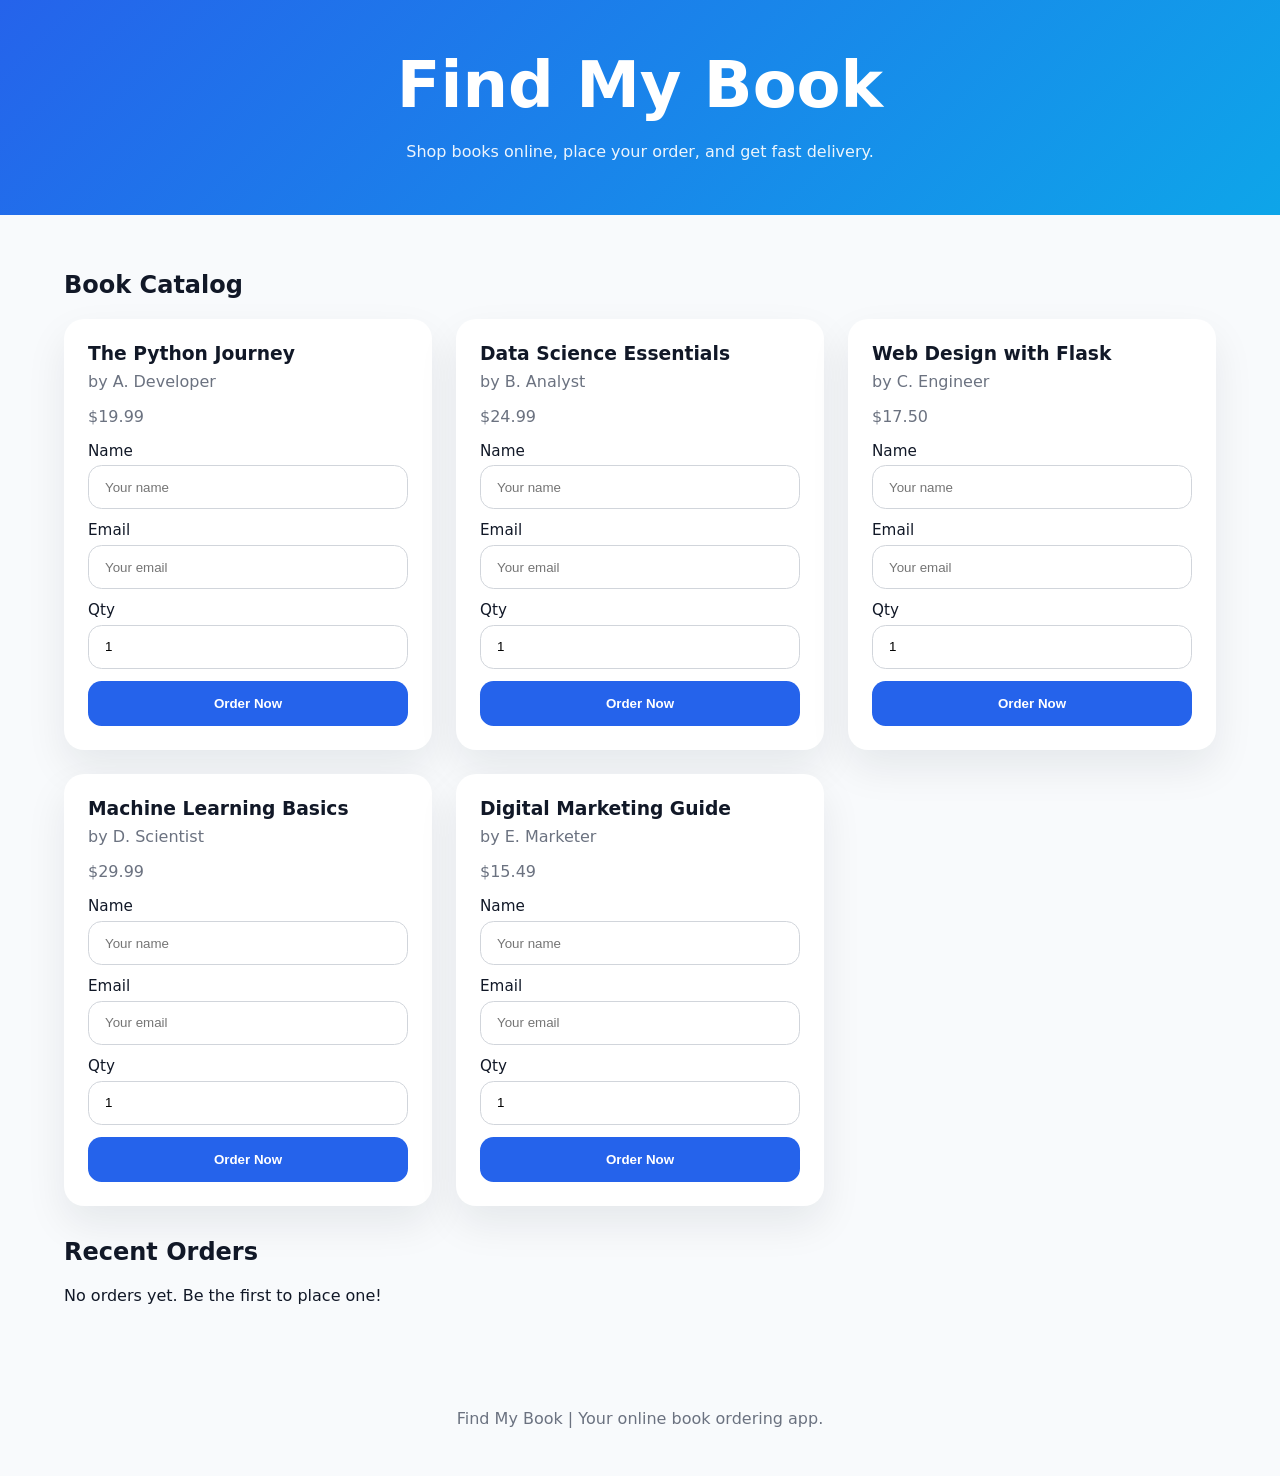
<file: index.html>
<!DOCTYPE html>
<html lang="en">
<head>
  <meta charset="UTF-8" />
  <meta name="viewport" content="width=device-width, initial-scale=1.0" />
  <title>Find My Book</title>
  <link rel="stylesheet" href="static/styles.css" />
</head>
<body>
  <header class="hero">
    <div class="hero-copy">
      <h1>Find My Book</h1>
      <p>Shop books online, place your order, and get fast delivery.</p>
    </div>
  </header>

  <main class="container">
    <section class="notifications" id="notifications"></section>

    <section class="catalog">
      <h2>Book Catalog</h2>
      <div class="book-grid" id="book-grid"></div>
    </section>

    <section class="orders">
      <h2>Recent Orders</h2>
      <ul id="order-list"></ul>
      <p id="empty-orders">No orders yet. Be the first to place one!</p>
    </section>
  </main>

  <footer>
    <p>Find My Book | Your online book ordering app.</p>
  </footer>

  <script src="static/script.js"></script>
</body>
</html>
</file>
<file: static/styles.css>
* {
  box-sizing: border-box;
}

body {
  margin: 0;
  font-family: Inter, system-ui, sans-serif;
  background: #f8fafc;
  color: #111827;
}

.hero {
  background: linear-gradient(135deg, #2563eb, #0ea5e9);
  color: white;
  padding: 3rem 1.5rem;
  text-align: center;
}

.hero-copy h1 {
  margin: 0;
  font-size: clamp(2.5rem, 5vw, 4rem);
}

.hero-copy p {
  margin: 1rem auto 0;
  max-width: 640px;
  line-height: 1.8;
  opacity: 0.92;
}

.container {
  max-width: 1200px;
  margin: 0 auto;
  padding: 2rem 1.5rem 3rem;
}

.notifications {
  margin-bottom: 1.5rem;
}

.notification {
  padding: 1rem 1.25rem;
  border-radius: 1rem;
  margin-bottom: 0.75rem;
  font-weight: 600;
}

.notification.success {
  background: #dcfce7;
  color: #166534;
}

.notification.error {
  background: #fee2e2;
  color: #991b1b;
}

.catalog h2,
.orders h2 {
  margin-top: 0;
}

.book-grid {
  display: grid;
  gap: 1.5rem;
  grid-template-columns: repeat(auto-fit, minmax(280px, 1fr));
}

.book-card {
  background: white;
  border-radius: 1.25rem;
  padding: 1.5rem;
  box-shadow: 0 18px 40px rgba(15, 23, 42, 0.08);
}

.book-card h3 {
  margin: 0 0 0.5rem;
}

.author,
.price {
  margin: 0.25rem 0 1rem;
  color: #6b7280;
}

.book-card label {
  display: block;
  margin-bottom: 0.75rem;
  font-size: 0.95rem;
}

.book-card input {
  width: 100%;
  padding: 0.85rem 1rem;
  border-radius: 0.85rem;
  border: 1px solid #d1d5db;
  margin-top: 0.35rem;
}

.book-card button {
  width: 100%;
  background: #2563eb;
  color: white;
  border: none;
  padding: 0.95rem 1rem;
  border-radius: 0.85rem;
  font-weight: 700;
  cursor: pointer;
}

.book-card button:hover {
  background: #1d4ed8;
}

.orders {
  margin-top: 2rem;
}

.orders ul {
  margin: 0;
  padding-left: 1.25rem;
}

.orders li {
  margin-bottom: 0.75rem;
  padding: 0.95rem 1rem;
  background: white;
  border-radius: 1rem;
  box-shadow: 0 12px 24px rgba(15, 23, 42, 0.06);
}

footer {
  text-align: center;
  padding: 1.5rem 1.5rem 2rem;
  color: #6b7280;
}
</file>
